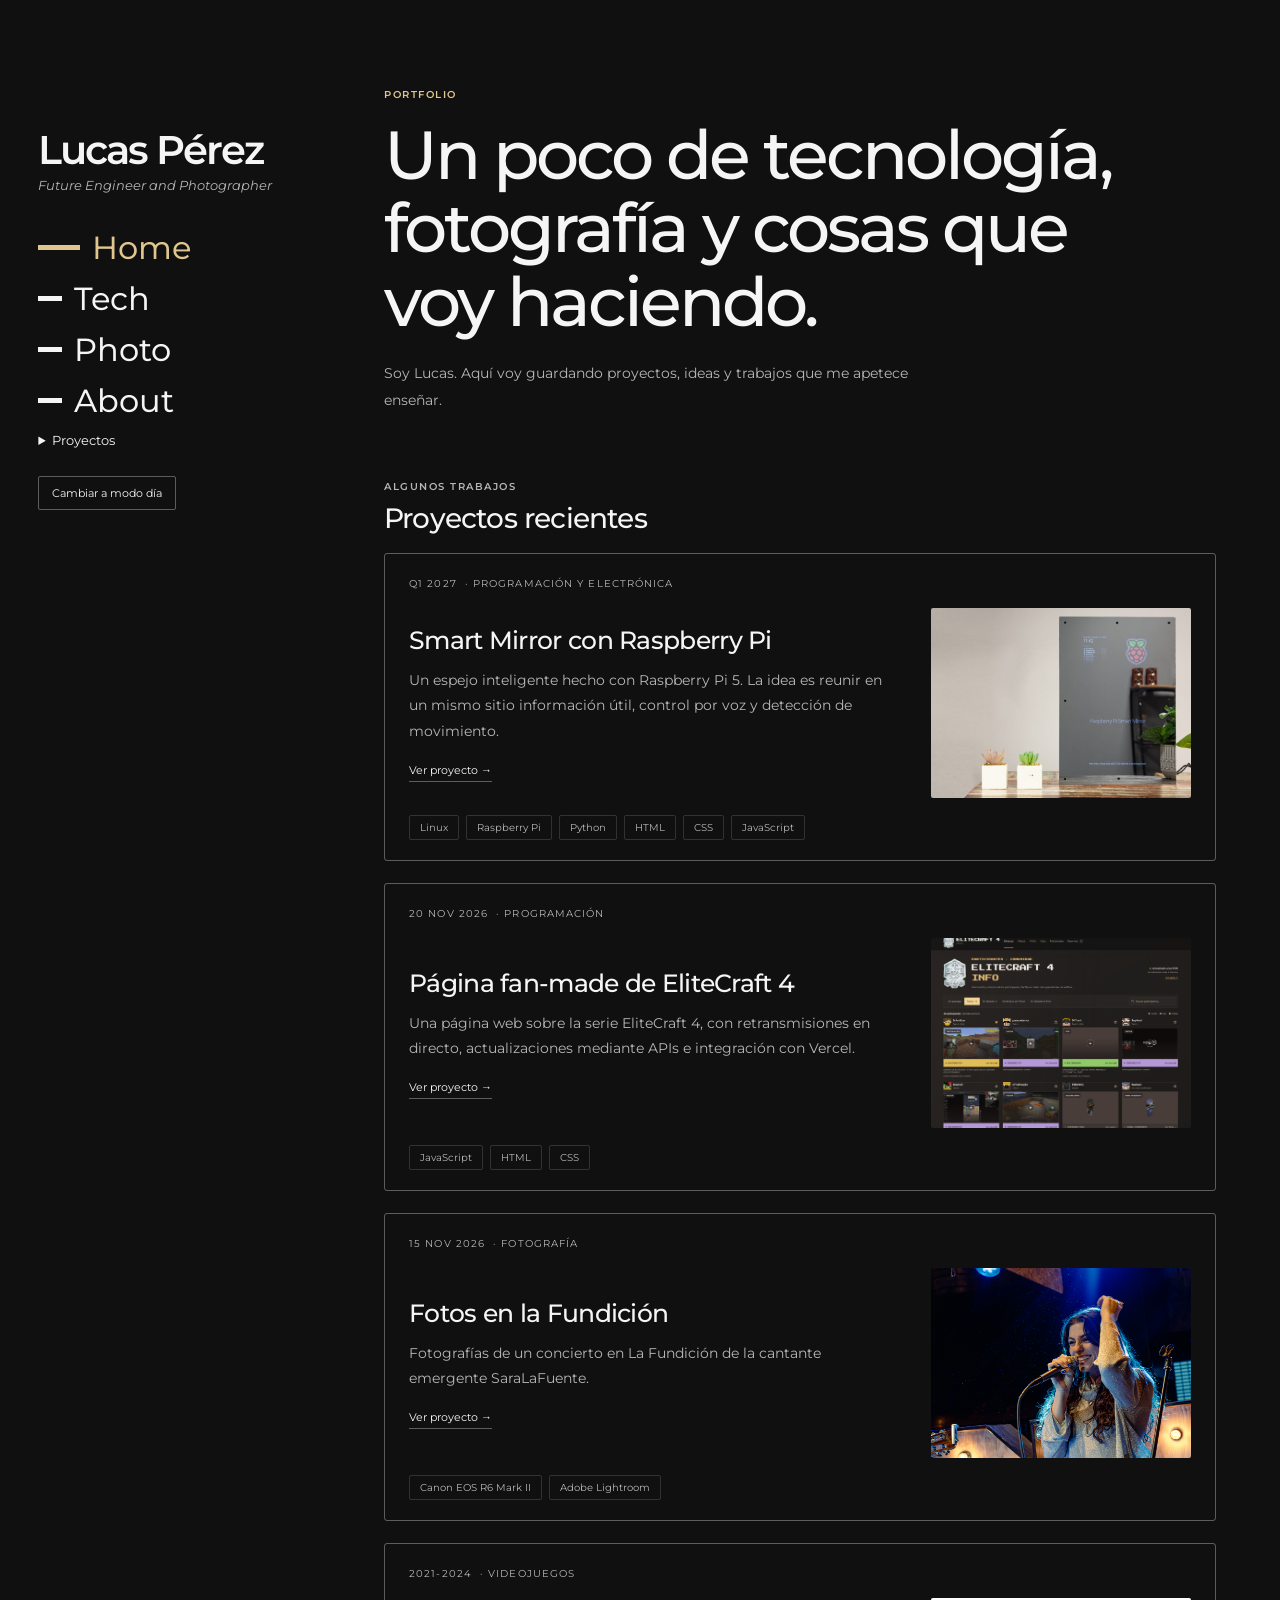
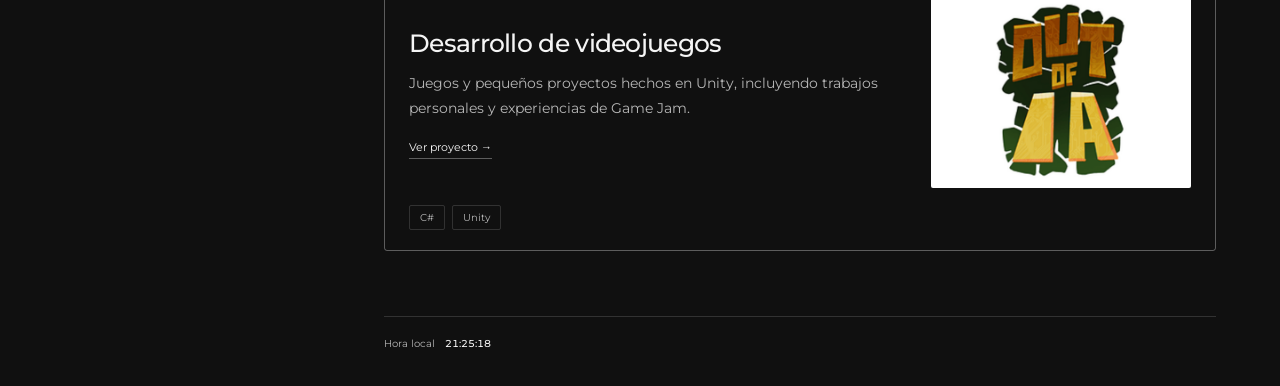
<file: index.html>
<!doctype html>
<html lang="es">
  <head>
    <meta charset="UTF-8" />
    <meta name="viewport" content="width=device-width, initial-scale=1.0" />
    <meta name="color-scheme" content="light dark" />
    <meta name="description" content="Home — Lucas Pérez, Future Engineer and Photographer." />
    <link rel="preload" href="fonts/montserrat.woff2" as="font" type="font/woff2" crossorigin />
    <link rel="preload" href="fonts/montserrat-italic.woff2" as="font" type="font/woff2" crossorigin />
    <link rel="stylesheet" href="style.css" />
    <script src="script.js" defer></script>
    <title>Home | Lucas Pérez</title>
  </head>
  <body>
    <div class="layout">
      <header class="sidebar">
        <div class="nombre">
          <a href="index.html">Lucas Pérez</a>
          <p>Future Engineer and Photographer</p>
        </div>

        <nav aria-label="Navegación principal">
          <ul>
            <li><a href="index.html" class="activo" aria-current="page">Home</a></li>
            <li><a href="tech.html">Tech</a></li>
            <li><a href="photo.html">Photo</a></li>
            <li><a href="about.html">About</a></li>
          </ul>
          <details class="menu-proyectos">
            <summary>Proyectos</summary>
            <div>
              <a href="proyectos/smart-mirror.html">Smart Mirror</a>
              <a href="proyectos/elitecraft.html">EliteCraft 4</a>
              <a href="proyectos/fundicion.html">La Fundición</a>
              <a href="proyectos/videojuegos.html">Videojuegos</a>
            </div>
          </details>
        </nav>

        <button class="cambiar-tema" id="tema" type="button" hidden>Cambiar a modo noche</button>
      </header>

      <main class="contenido" id="contenido">
        <section class="intro">
          <p class="sobrelinea">PORTFOLIO</p>
          <h1>Un poco de tecnología, fotografía y cosas que voy haciendo.</h1>
          <p class="intro-texto">
            Soy Lucas. Aquí voy guardando proyectos, ideas y trabajos que me apetece enseñar.
          </p>
        </section>

        <div class="seccion-titulo">
          <div>
            <p class="sobrelinea">ALGUNOS TRABAJOS</p>
            <h2>Proyectos recientes</h2>
          </div>
        </div>

        <section class="trabajos" aria-label="Proyectos recientes">
          <article class="trabajo">
            <p class="fecha">
              Q1 2027
              <span>· PROGRAMACIÓN Y ELECTRÓNICA</span>
            </p>
            <div class="proyecto">
              <div class="proyecto-texto">
                <h2>Smart Mirror con Raspberry Pi</h2>
                <p>
                  Un espejo inteligente hecho con Raspberry Pi 5. La idea es reunir en un mismo sitio
                  información útil, control por voz y detección de movimiento.
                </p>
                <a href="proyectos/smart-mirror.html" class="enlace verProyecto">
                  Ver proyecto
                  <span aria-hidden="true">→</span>
                </a>
              </div>
              <a
                class="imagen-proyecto"
                href="proyectos/smart-mirror.html"
                aria-label="Abrir Smart Mirror con Raspberry Pi"
              >
                <img
                  src="img/smart-mirror2.jpg"
                  alt="Espejo inteligente encendido junto a dos macetas."
                  loading="lazy"
                />
              </a>
            </div>
            <div class="tecnologias">
              <span>Linux</span>
              <span>Raspberry Pi</span>
              <span>Python</span>
              <span>HTML</span>
              <span>CSS</span>
              <span>JavaScript</span>
            </div>
          </article>
          <article class="trabajo">
            <p class="fecha">
              20 NOV 2026
              <span>· PROGRAMACIÓN</span>
            </p>
            <div class="proyecto">
              <div class="proyecto-texto">
                <h2>Página fan-made de EliteCraft 4</h2>
                <p>
                  Una página web sobre la serie EliteCraft 4, con retransmisiones en directo, actualizaciones
                  mediante APIs e integración con Vercel.
                </p>
                <a href="proyectos/elitecraft.html" class="enlace verProyecto">
                  Ver proyecto
                  <span aria-hidden="true">→</span>
                </a>
              </div>
              <a
                class="imagen-proyecto"
                href="proyectos/elitecraft.html"
                aria-label="Abrir Página fan-made de EliteCraft 4"
              >
                <img
                  src="img/elitecraft.webp"
                  alt="Página de EliteCraft 4 con los directos de la serie."
                  loading="lazy"
                />
              </a>
            </div>
            <div class="tecnologias">
              <span>JavaScript</span>
              <span>HTML</span>
              <span>CSS</span>
            </div>
          </article>
          <article class="trabajo">
            <p class="fecha">
              15 NOV 2026
              <span>· FOTOGRAFÍA</span>
            </p>
            <div class="proyecto">
              <div class="proyecto-texto">
                <h2>Fotos en la Fundición</h2>
                <p>Fotografías de un concierto en La Fundición de la cantante emergente SaraLaFuente.</p>
                <a href="proyectos/fundicion.html" class="enlace verProyecto">
                  Ver proyecto
                  <span aria-hidden="true">→</span>
                </a>
              </div>
              <a
                class="imagen-proyecto"
                href="proyectos/fundicion.html"
                aria-label="Abrir Fotos en la Fundición"
              >
                <img
                  src="img/sesiones/fundicion/01.jpg"
                  alt="SaraLaFuente cantando al micrófono bajo los focos azules de La Fundición."
                  loading="lazy"
                />
              </a>
            </div>
            <div class="tecnologias">
              <span>Canon EOS R6 Mark II</span>
              <span>Adobe Lightroom</span>
            </div>
          </article>
          <article class="trabajo">
            <p class="fecha">
              2021-2024
              <span>· VIDEOJUEGOS</span>
            </p>
            <div class="proyecto">
              <div class="proyecto-texto">
                <h2>Desarrollo de videojuegos</h2>
                <p>
                  Juegos y pequeños proyectos hechos en Unity, incluyendo trabajos personales y experiencias de
                  Game Jam.
                </p>
                <a href="proyectos/videojuegos.html" class="enlace verProyecto">
                  Ver proyecto
                  <span aria-hidden="true">→</span>
                </a>
              </div>
              <a
                class="imagen-proyecto"
                href="proyectos/videojuegos.html"
                aria-label="Abrir Desarrollo de videojuegos"
              >
                <img
                  src="img/videojuegos.webp"
                  alt="Logotipo de uno de mis juegos de Unity."
                  loading="lazy"
                />
              </a>
            </div>
            <div class="tecnologias">
              <span>C#</span>
              <span>Unity</span>
            </div>
          </article>
        </section>

        <footer class="pie">
          <span class="hora" hidden>
            <span>Hora local</span>
            <strong id="reloj"></strong>
          </span>
        </footer>
      </main>
    </div>
  </body>
</html>
</file>
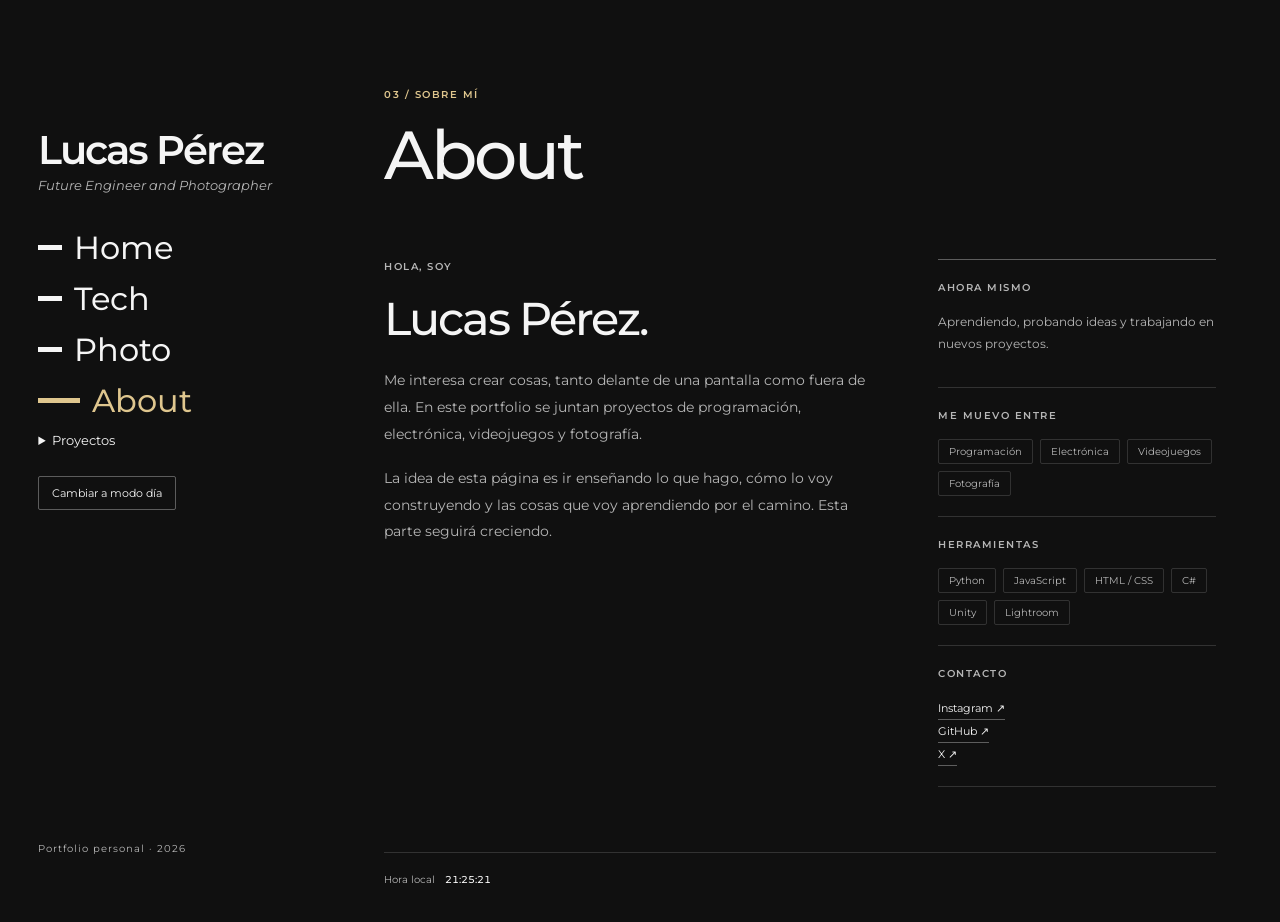
<file: about.html>
<!doctype html>
<html lang="es">
  <head>
    <meta charset="UTF-8" />
    <meta name="viewport" content="width=device-width, initial-scale=1.0" />
    <meta name="color-scheme" content="light dark" />
    <meta name="description" content="About — Lucas Pérez, Future Engineer and Photographer." />
    <link rel="preload" href="fonts/montserrat.woff2" as="font" type="font/woff2" crossorigin />
    <link rel="preload" href="fonts/montserrat-italic.woff2" as="font" type="font/woff2" crossorigin />
    <link rel="stylesheet" href="style.css" />
    <link rel="stylesheet" href="detalles.css" />
    <script src="script.js" defer></script>
    <title>About | Lucas Pérez</title>
  </head>
  <body>
    <div class="layout">
      <header class="sidebar">
        <div class="nombre">
          <a href="index.html">Lucas Pérez</a>
          <p>Future Engineer and Photographer</p>
        </div>

        <nav aria-label="Navegación principal">
          <ul>
            <li><a href="index.html">Home</a></li>
            <li><a href="tech.html">Tech</a></li>
            <li><a href="photo.html">Photo</a></li>
            <li><a href="about.html" class="activo" aria-current="page">About</a></li>
          </ul>
          <details class="menu-proyectos">
            <summary>Proyectos</summary>
            <div>
              <a href="proyectos/smart-mirror.html">Smart Mirror</a>
              <a href="proyectos/elitecraft.html">EliteCraft 4</a>
              <a href="proyectos/fundicion.html">La Fundición</a>
              <a href="proyectos/videojuegos.html">Videojuegos</a>
            </div>
          </details>
        </nav>

        <button class="cambiar-tema" id="tema" type="button" hidden>Cambiar a modo noche</button>
        <p class="sidebar-pie">Portfolio personal · 2026</p>
      </header>

      <main class="contenido" id="contenido">
        <section class="intro intro-corta">
          <p class="sobrelinea">03 / SOBRE MÍ</p>
          <h1>About</h1>
        </section>

        <section class="about-contenido">
          <div class="about-texto">
            <p class="sobrelinea">HOLA, SOY</p>
            <h2>Lucas Pérez.</h2>
            <p>
              Me interesa crear cosas, tanto delante de una pantalla como fuera de ella. En este portfolio se
              juntan proyectos de programación, electrónica, videojuegos y fotografía.
            </p>
            <p>
              La idea de esta página es ir enseñando lo que hago, cómo lo voy construyendo y las cosas que voy
              aprendiendo por el camino. Esta parte seguirá creciendo.
            </p>
          </div>

          <aside class="about-lateral">
            <div class="about-bloque">
              <p class="sobrelinea">AHORA MISMO</p>
              <p>Aprendiendo, probando ideas y trabajando en nuevos proyectos.</p>
            </div>
            <div class="about-bloque">
              <p class="sobrelinea">ME MUEVO ENTRE</p>
              <div class="tecnologias">
                <span>Programación</span>
                <span>Electrónica</span>
                <span>Videojuegos</span>
                <span>Fotografía</span>
              </div>
            </div>
            <div class="about-bloque">
              <p class="sobrelinea">HERRAMIENTAS</p>
              <div class="tecnologias">
                <span>Python</span>
                <span>JavaScript</span>
                <span>HTML / CSS</span>
                <span>C#</span>
                <span>Unity</span>
                <span>Lightroom</span>
              </div>
            </div>
            <div class="about-bloque">
              <p class="sobrelinea">CONTACTO</p>
              <a class="enlace verProyecto" href="https://www.instagram.com/luuchy.perzz/" target="_blank">Instagram <span>↗</span></a>
              <br>
              <a class="enlace verProyecto" href="https://github.com/SoyLuuchy" target="_blank">GitHub <span>↗</span></a>
              <br>
              <a class="enlace verProyecto" href="https://x.com/luuchyperzz" target="_blank">X <span>↗</span></a>
            </div>
          </aside>
        </section>

        <footer class="pie">
          <span class="hora" hidden>
            <span>Hora local</span>
            <strong id="reloj"></strong>
          </span>
        </footer>
      </main>
    </div>
  </body>
</html>
</file>
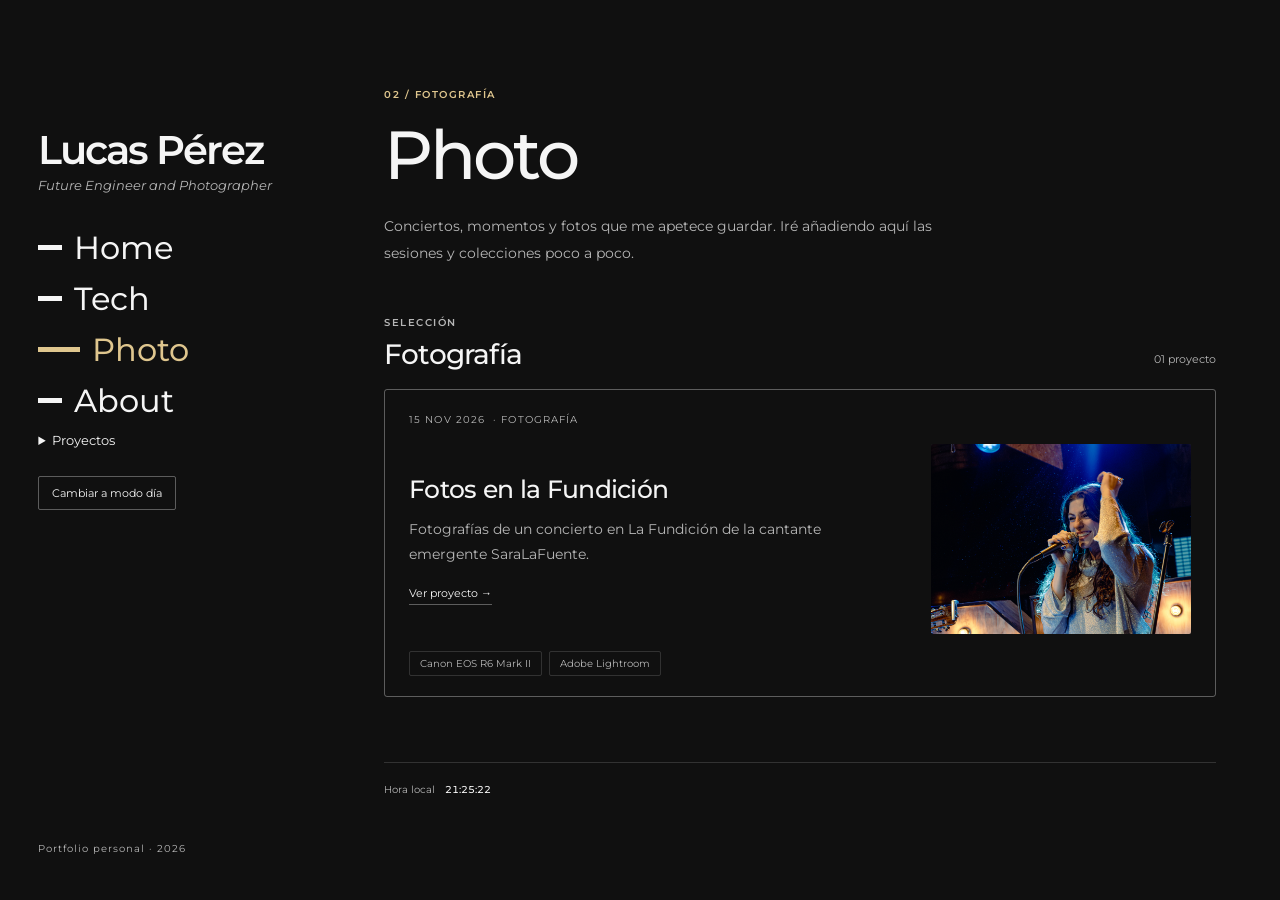
<file: photo.html>
<!doctype html>
<html lang="es">
  <head>
    <meta charset="UTF-8" />
    <meta name="viewport" content="width=device-width, initial-scale=1.0" />
    <meta name="color-scheme" content="light dark" />
    <meta name="description" content="Photo — Lucas Pérez, Future Engineer and Photographer." />
    <link rel="preload" href="fonts/montserrat.woff2" as="font" type="font/woff2" crossorigin />
    <link rel="preload" href="fonts/montserrat-italic.woff2" as="font" type="font/woff2" crossorigin />
    <link rel="stylesheet" href="style.css" />
    <script src="script.js" defer></script>
    <title>Photo | Lucas Pérez</title>
  </head>
  <body>
    <div class="layout">
      <header class="sidebar">
        <div class="nombre">
          <a href="index.html">Lucas Pérez</a>
          <p>Future Engineer and Photographer</p>
        </div>

        <nav aria-label="Navegación principal">
          <ul>
            <li><a href="index.html">Home</a></li>
            <li><a href="tech.html">Tech</a></li>
            <li><a href="photo.html" class="activo" aria-current="page">Photo</a></li>
            <li><a href="about.html">About</a></li>
          </ul>
          <details class="menu-proyectos">
            <summary>Proyectos</summary>
            <div>
              <a href="proyectos/smart-mirror.html">Smart Mirror</a>
              <a href="proyectos/elitecraft.html">EliteCraft 4</a>
              <a href="proyectos/fundicion.html">La Fundición</a>
              <a href="proyectos/videojuegos.html">Videojuegos</a>
            </div>
          </details>
        </nav>

        <button class="cambiar-tema" id="tema" type="button" hidden>Cambiar a modo noche</button>
        <p class="sidebar-pie">Portfolio personal · 2026</p>
      </header>

      <main class="contenido" id="contenido">
        <section class="intro intro-corta">
          <p class="sobrelinea">02 / FOTOGRAFÍA</p>
          <h1>Photo</h1>
          <p class="intro-texto">
            Conciertos, momentos y fotos que me apetece guardar. Iré añadiendo aquí las sesiones y colecciones
            poco a poco.
          </p>
        </section>

        <div class="seccion-titulo">
          <div>
            <p class="sobrelinea">SELECCIÓN</p>
            <h2>Fotografía</h2>
          </div>
          <span class="contador">01 proyecto</span>
        </div>

        <section class="trabajos" aria-label="Proyectos de fotografía">
          <article class="trabajo">
            <p class="fecha">
              15 NOV 2026
              <span>· FOTOGRAFÍA</span>
            </p>
            <div class="proyecto">
              <div class="proyecto-texto">
                <h2>Fotos en la Fundición</h2>
                <p>Fotografías de un concierto en La Fundición de la cantante emergente SaraLaFuente.</p>
                <a href="proyectos/fundicion.html" class="enlace verProyecto">
                  Ver proyecto
                  <span aria-hidden="true">→</span>
                </a>
              </div>
              <a
                class="imagen-proyecto"
                href="proyectos/fundicion.html"
                aria-label="Abrir Fotos en la Fundición"
              >
                <img
                  src="img/sesiones/fundicion/01.jpg"
                  alt="SaraLaFuente cantando al micrófono bajo los focos azules de La Fundición."
                  loading="lazy"
                />
              </a>
            </div>
            <div class="tecnologias">
              <span>Canon EOS R6 Mark II</span>
              <span>Adobe Lightroom</span>
            </div>
          </article>
        </section>

        <footer class="pie">
          <span class="hora" hidden>
            <span>Hora local</span>
            <strong id="reloj"></strong>
          </span>
        </footer>
      </main>
    </div>
  </body>
</html>
</file>
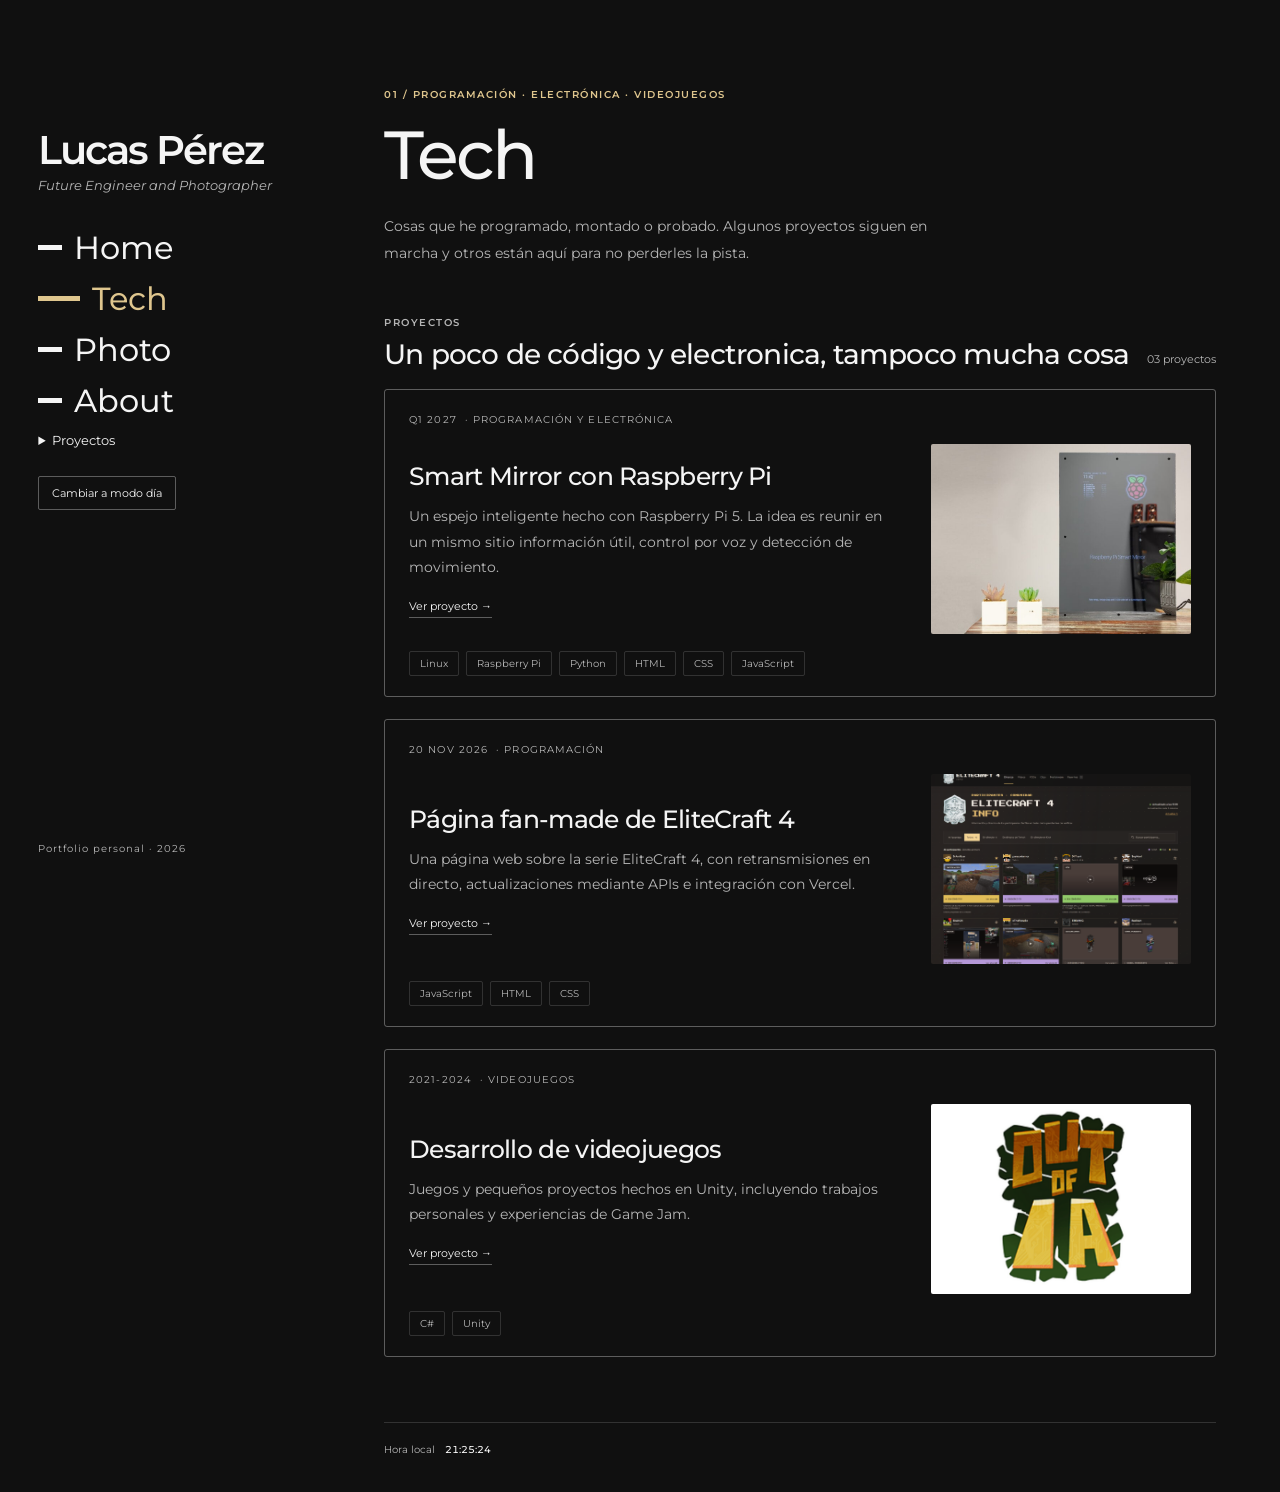
<file: tech.html>
<!doctype html>
<html lang="es">
  <head>
    <meta charset="UTF-8" />
    <meta name="viewport" content="width=device-width, initial-scale=1.0" />
    <meta name="color-scheme" content="light dark" />
    <meta name="description" content="Tech — Lucas Pérez, Future Engineer and Photographer." />
    <link rel="preload" href="fonts/montserrat.woff2" as="font" type="font/woff2" crossorigin />
    <link rel="preload" href="fonts/montserrat-italic.woff2" as="font" type="font/woff2" crossorigin />
    <link rel="stylesheet" href="style.css" />
    <script src="script.js" defer></script>
    <title>Tech | Lucas Pérez</title>
  </head>
  <body>
    <div class="layout">
      <header class="sidebar">
        <div class="nombre">
          <a href="index.html">Lucas Pérez</a>
          <p>Future Engineer and Photographer</p>
        </div>

        <nav aria-label="Navegación principal">
          <ul>
            <li><a href="index.html">Home</a></li>
            <li><a href="tech.html" class="activo" aria-current="page">Tech</a></li>
            <li><a href="photo.html">Photo</a></li>
            <li><a href="about.html">About</a></li>
          </ul>
          <details class="menu-proyectos">
            <summary>Proyectos</summary>
            <div>
              <a href="proyectos/smart-mirror.html">Smart Mirror</a>
              <a href="proyectos/elitecraft.html">EliteCraft 4</a>
              <a href="proyectos/fundicion.html">La Fundición</a>
              <a href="proyectos/videojuegos.html">Videojuegos</a>
            </div>
          </details>
        </nav>

        <button class="cambiar-tema" id="tema" type="button" hidden>Cambiar a modo noche</button>
        <p class="sidebar-pie">Portfolio personal · 2026</p>
      </header>

      <main class="contenido" id="contenido">
        <section class="intro intro-corta">
          <p class="sobrelinea">01 / PROGRAMACIÓN · ELECTRÓNICA · VIDEOJUEGOS</p>
          <h1>Tech</h1>
          <p class="intro-texto">
            Cosas que he programado, montado o probado. Algunos proyectos siguen en marcha y otros están aquí
            para no perderles la pista.
          </p>
        </section>

        <div class="seccion-titulo">
          <div>
            <p class="sobrelinea">PROYECTOS</p>
            <h2>Un poco de código y electronica, tampoco mucha cosa</h2>
          </div>
          <span class="contador">03 proyectos</span>
        </div>

        <section class="trabajos" aria-label="Proyectos de tecnología">
          <article class="trabajo">
            <p class="fecha">
              Q1 2027
              <span>· PROGRAMACIÓN Y ELECTRÓNICA</span>
            </p>
            <div class="proyecto">
              <div class="proyecto-texto">
                <h2>Smart Mirror con Raspberry Pi</h2>
                <p>
                  Un espejo inteligente hecho con Raspberry Pi 5. La idea es reunir en un mismo sitio
                  información útil, control por voz y detección de movimiento.
                </p>
                <a href="proyectos/smart-mirror.html" class="enlace verProyecto">
                  Ver proyecto
                  <span aria-hidden="true">→</span>
                </a>
              </div>
              <a
                class="imagen-proyecto"
                href="proyectos/smart-mirror.html"
                aria-label="Abrir Smart Mirror con Raspberry Pi"
              >
                <img
                  src="img/smart-mirror2.jpg"
                  alt="Espejo inteligente encendido junto a dos macetas."
                  loading="lazy"
                />
              </a>
            </div>
            <div class="tecnologias">
              <span>Linux</span>
              <span>Raspberry Pi</span>
              <span>Python</span>
              <span>HTML</span>
              <span>CSS</span>
              <span>JavaScript</span>
            </div>
          </article>
          <article class="trabajo">
            <p class="fecha">
              20 NOV 2026
              <span>· PROGRAMACIÓN</span>
            </p>
            <div class="proyecto">
              <div class="proyecto-texto">
                <h2>Página fan-made de EliteCraft 4</h2>
                <p>
                  Una página web sobre la serie EliteCraft 4, con retransmisiones en directo, actualizaciones
                  mediante APIs e integración con Vercel.
                </p>
                <a href="proyectos/elitecraft.html" class="enlace verProyecto">
                  Ver proyecto
                  <span aria-hidden="true">→</span>
                </a>
              </div>
              <a
                class="imagen-proyecto"
                href="proyectos/elitecraft.html"
                aria-label="Abrir Página fan-made de EliteCraft 4"
              >
                <img
                  src="img/elitecraft.webp"
                  alt="Página de EliteCraft 4 con los directos de la serie."
                  loading="lazy"
                />
              </a>
            </div>
            <div class="tecnologias">
              <span>JavaScript</span>
              <span>HTML</span>
              <span>CSS</span>
            </div>
          </article>
          <article class="trabajo">
            <p class="fecha">
              2021-2024
              <span>· VIDEOJUEGOS</span>
            </p>
            <div class="proyecto">
              <div class="proyecto-texto">
                <h2>Desarrollo de videojuegos</h2>
                <p>
                  Juegos y pequeños proyectos hechos en Unity, incluyendo trabajos personales y experiencias de
                  Game Jam.
                </p>
                <a href="proyectos/videojuegos.html" class="enlace verProyecto">
                  Ver proyecto
                  <span aria-hidden="true">→</span>
                </a>
              </div>
              <a
                class="imagen-proyecto"
                href="proyectos/videojuegos.html"
                aria-label="Abrir Desarrollo de videojuegos"
              >
                <img
                  src="img/videojuegos.webp"
                  alt="Logotipo de uno de mis juegos de Unity."
                  loading="lazy"
                />
              </a>
            </div>
            <div class="tecnologias">
              <span>C#</span>
              <span>Unity</span>
            </div>
          </article>
        </section>

        <footer class="pie">
          <span class="hora" hidden>
            <span>Hora local</span>
            <strong id="reloj"></strong>
          </span>
        </footer>
      </main>
    </div>
  </body>
</html>
</file>
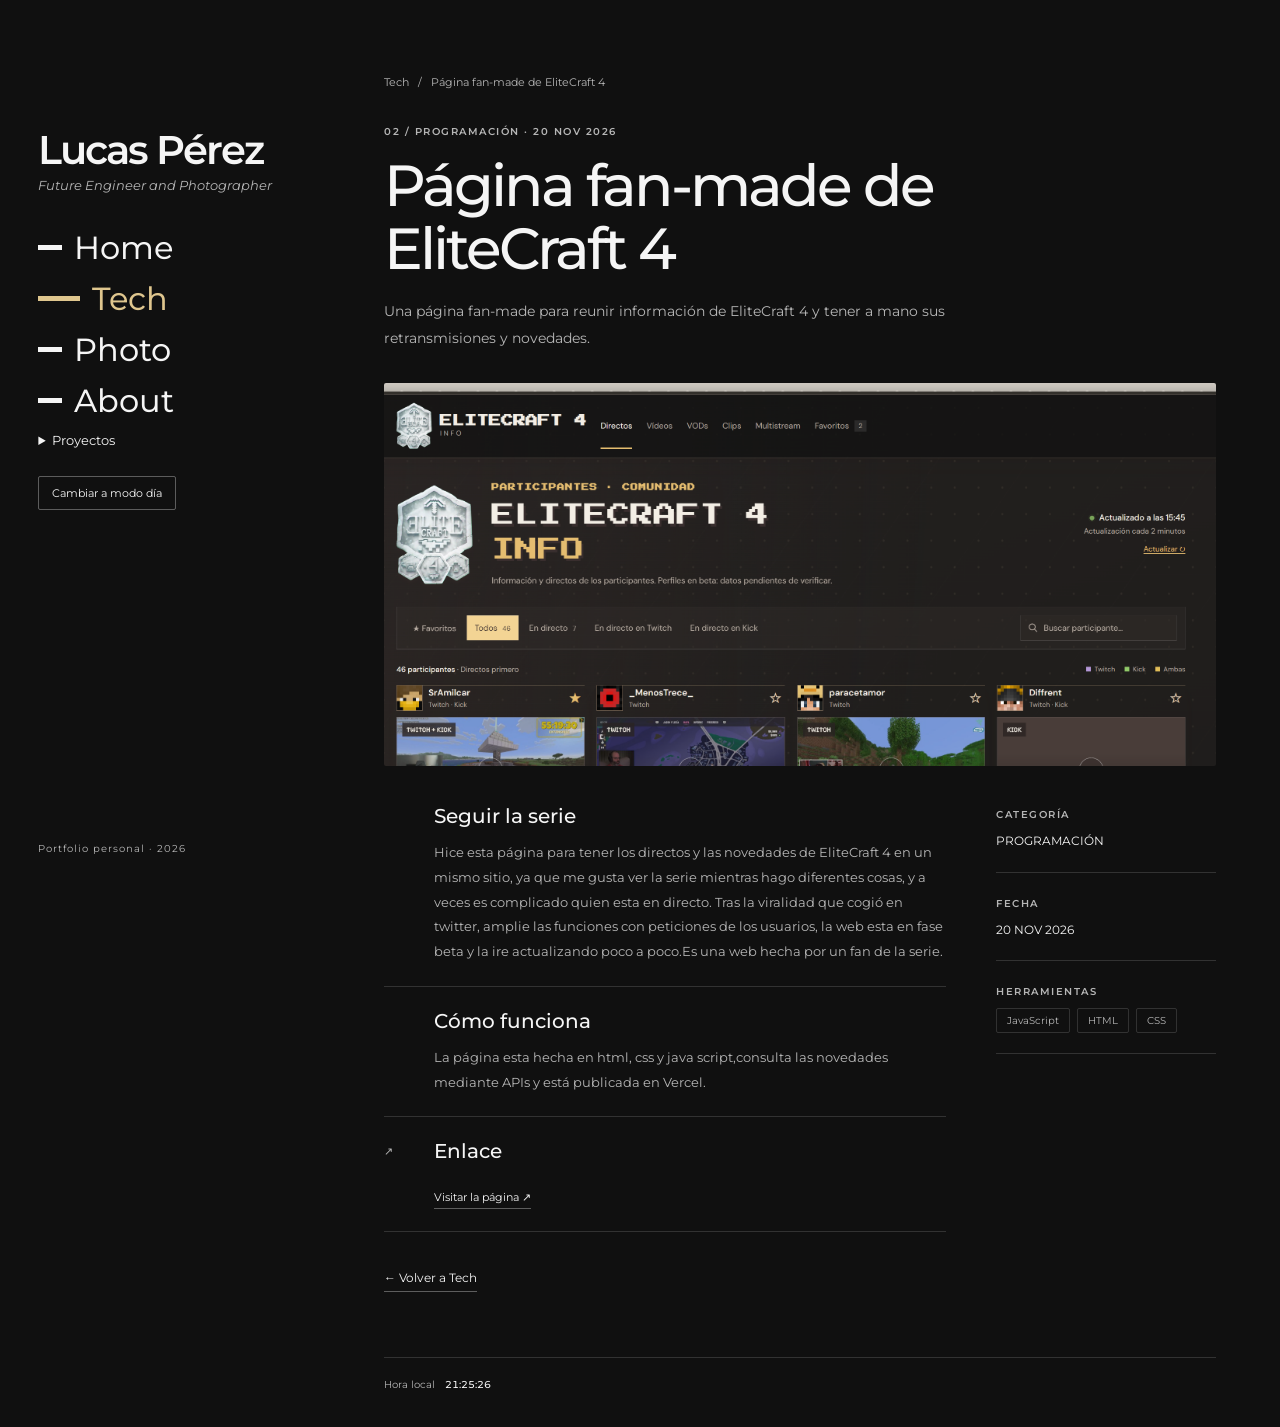
<file: proyectos/elitecraft.html>
<!doctype html>
<html lang="es">
  <head>
    <meta charset="UTF-8" />
    <meta name="viewport" content="width=device-width, initial-scale=1.0" />
    <meta name="color-scheme" content="light dark" />
    <meta
      name="description"
      content="Página fan-made de EliteCraft 4 — Lucas Pérez, Future Engineer and Photographer."
    />
    <link rel="preload" href="../fonts/montserrat.woff2" as="font" type="font/woff2" crossorigin />
    <link rel="preload" href="../fonts/montserrat-italic.woff2" as="font" type="font/woff2" crossorigin />
    <link rel="stylesheet" href="../style.css" />
    <link rel="stylesheet" href="../detalles.css" />
    <script src="../script.js" defer></script>
    <title>Página fan-made de EliteCraft 4 | Lucas Pérez</title>
  </head>
  <body>
    <div class="layout">
      <header class="sidebar">
        <div class="nombre">
          <a href="../index.html">Lucas Pérez</a>
          <p>Future Engineer and Photographer</p>
        </div>

        <nav aria-label="Navegación principal">
          <ul>
            <li><a href="../index.html">Home</a></li>
            <li><a href="../tech.html" class="activo" aria-current="location">Tech</a></li>
            <li><a href="../photo.html">Photo</a></li>
            <li><a href="../about.html">About</a></li>
          </ul>
          <details class="menu-proyectos">
            <summary>Proyectos</summary>
            <div>
              <a href="../proyectos/smart-mirror.html">Smart Mirror</a>
              <a href="../proyectos/elitecraft.html">EliteCraft 4</a>
              <a href="../proyectos/fundicion.html">La Fundición</a>
              <a href="../proyectos/videojuegos.html">Videojuegos</a>
            </div>
          </details>
        </nav>

        <button class="cambiar-tema" id="tema" type="button" hidden>Cambiar a modo noche</button>
        <p class="sidebar-pie">Portfolio personal · 2026</p>
      </header>

      <main class="contenido" id="contenido">
        <div class="migas">
          <a href="../tech.html">Tech</a>
          <span>/</span>
          <span>Página fan-made de EliteCraft 4</span>
        </div>

        <section class="detalle">
          <div class="detalle-cabecera">
            <p class="sobrelinea">02 / PROGRAMACIÓN · 20 NOV 2026</p>
            <h1>Página fan-made de EliteCraft 4</h1>
            <p class="detalle-intro">
              Una página fan-made para reunir información de EliteCraft 4 y tener a mano sus retransmisiones y
              novedades.
            </p>
          </div>

          <img class="detalle-portada" src="../img/elitecraft2.png" alt="Cabecera de EliteCraft 4 y listado de retransmisiones." />

          <div class="detalle-columnas">
            <div class="detalle-secciones">
              <section class="detalle-bloque">
                <span class="detalle-numero"></span>
                <div>
                  <h2>Seguir la serie</h2>
                  <p>
                    Hice esta página para tener los directos y las novedades de EliteCraft 4 en un mismo sitio, ya que me gusta ver la serie mientras hago diferentes cosas, y a veces es complicado quien esta en directo.
                    Tras la viralidad que cogió en twitter, amplie las funciones con peticiones de los usuarios, la web esta en fase beta y la ire actualizando poco a poco.Es una web hecha por un fan de la serie.
                  </p>
                </div>
              </section>
              <section class="detalle-bloque">
                <span class="detalle-numero"></span>
                <div>
                  <h2>Cómo funciona</h2>
                  <p>La página esta hecha en html, css y java script,consulta las novedades mediante APIs y está publicada en Vercel.</p>
                </div>
              </section>

              <section class="detalle-bloque detalle-enlace">
                <span class="detalle-numero">↗</span>
                <div>
                  <h2>Enlace</h2>
                  <a
                    class="enlace verProyecto"
                    href="https://elitecraft-4-info.vercel.app/"
                    target="_blank"
                    rel="noopener noreferrer"
                  >
                    Visitar la página
                    <span aria-hidden="true">↗</span>
                  </a>
                </div>
              </section>
            </div>

            <aside class="detalle-lateral">
              <div>
                <p class="sobrelinea">CATEGORÍA</p>
                <p>PROGRAMACIÓN</p>
              </div>
              <div>
                <p class="sobrelinea">FECHA</p>
                <p>20 NOV 2026</p>
              </div>
              <div>
                <p class="sobrelinea">HERRAMIENTAS</p>
                <div class="tecnologias">
                  <span>JavaScript</span>
                  <span>HTML</span>
                  <span>CSS</span>
                </div>
              </div>
            </aside>
          </div>

          <a class="enlace volver" href="../tech.html">← Volver a Tech</a>
        </section>

        <footer class="pie">
          <span class="hora" hidden>
            <span>Hora local</span>
            <strong id="reloj"></strong>
          </span>
        </footer>
      </main>
    </div>
  </body>
</html>
</file>
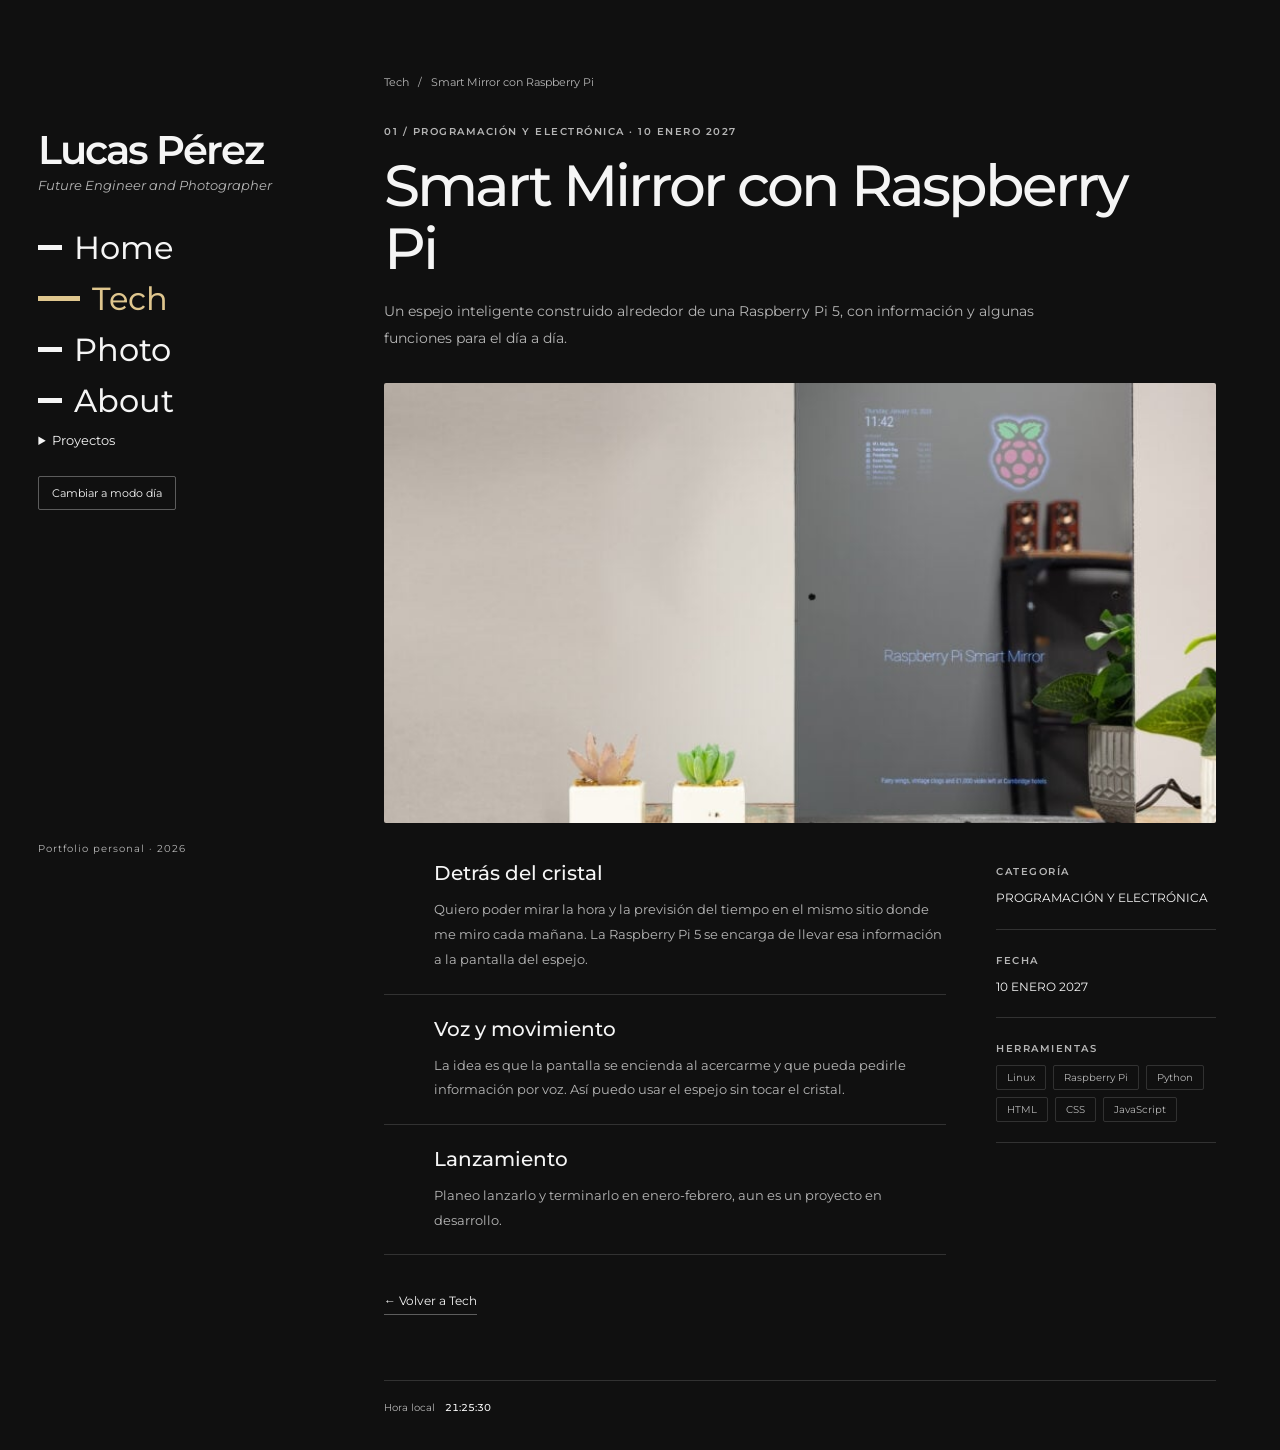
<file: proyectos/smart-mirror.html>
<!doctype html>
<html lang="es">
  <head>
    <meta charset="UTF-8" />
    <meta name="viewport" content="width=device-width, initial-scale=1.0" />
    <meta name="color-scheme" content="light dark" />
    <meta
      name="description"
      content="Smart Mirror con Raspberry Pi — Lucas Pérez, Future Engineer and Photographer."
    />
    <link rel="preload" href="../fonts/montserrat.woff2" as="font" type="font/woff2" crossorigin />
    <link rel="preload" href="../fonts/montserrat-italic.woff2" as="font" type="font/woff2" crossorigin />
    <link rel="stylesheet" href="../style.css" />
    <link rel="stylesheet" href="../detalles.css" />
    <script src="../script.js" defer></script>
    <title>Smart Mirror con Raspberry Pi | Lucas Pérez</title>
  </head>
  <body>
    <div class="layout">
      <header class="sidebar">
        <div class="nombre">
          <a href="../index.html">Lucas Pérez</a>
          <p>Future Engineer and Photographer</p>
        </div>

        <nav aria-label="Navegación principal">
          <ul>
            <li><a href="../index.html">Home</a></li>
            <li><a href="../tech.html" class="activo" aria-current="location">Tech</a></li>
            <li><a href="../photo.html">Photo</a></li>
            <li><a href="../about.html">About</a></li>
          </ul>
          <details class="menu-proyectos">
            <summary>Proyectos</summary>
            <div>
              <a href="../proyectos/smart-mirror.html">Smart Mirror</a>
              <a href="../proyectos/elitecraft.html">EliteCraft 4</a>
              <a href="../proyectos/fundicion.html">La Fundición</a>
              <a href="../proyectos/videojuegos.html">Videojuegos</a>
            </div>
          </details>
        </nav>

        <button class="cambiar-tema" id="tema" type="button" hidden>Cambiar a modo noche</button>
        <p class="sidebar-pie">Portfolio personal · 2026</p>
      </header>

      <main class="contenido" id="contenido">
        <div class="migas">
          <a href="../tech.html">Tech</a>
          <span>/</span>
          <span>Smart Mirror con Raspberry Pi</span>
        </div>

        <section class="detalle">
          <div class="detalle-cabecera">
            <p class="sobrelinea">01 / PROGRAMACIÓN Y ELECTRÓNICA · 10 ENERO 2027</p>
            <h1>Smart Mirror con Raspberry Pi</h1>
            <p class="detalle-intro">
              Un espejo inteligente construido alrededor de una Raspberry Pi 5, con información y algunas
              funciones para el día a día.
            </p>
          </div>

          <img class="detalle-portada" src="../img/smart-mirror2.jpg" alt="Espejo inteligente encendido junto a dos macetas." />

          <div class="detalle-columnas">
            <div class="detalle-secciones">
              <section class="detalle-bloque">
                <span class="detalle-numero"></span>
                <div>
                  <h2>Detrás del cristal</h2>
                  <p>
                    Quiero poder mirar la hora y la previsión del tiempo en el mismo sitio donde me miro cada
                    mañana. La Raspberry Pi 5 se encarga de llevar esa información a la pantalla del espejo.
                  </p>
                </div>
              </section>
              <section class="detalle-bloque">
                <span class="detalle-numero"></span>
                <div>
                  <h2>Voz y movimiento</h2>
                  <p>
                    La idea es que la pantalla se encienda al acercarme y que pueda pedirle información por voz.
                    Así puedo usar el espejo sin tocar el cristal.
                  </p>
                </div>
              </section>
              <section class="detalle-bloque">
                <span class="detalle-numero"></span>
                <div>
                  <h2>Lanzamiento</h2>
                  <p>
                    Planeo lanzarlo y terminarlo en enero-febrero, aun es un proyecto en desarrollo.
                  </p>
                </div>
              </section>
            </div>

            <aside class="detalle-lateral">
              <div>
                <p class="sobrelinea">CATEGORÍA</p>
                <p>PROGRAMACIÓN Y ELECTRÓNICA</p>
              </div>
              <div>
                <p class="sobrelinea">FECHA</p>
                <p>10 ENERO 2027</p>
              </div>
              <div>
                <p class="sobrelinea">HERRAMIENTAS</p>
                <div class="tecnologias">
                  <span>Linux</span>
                  <span>Raspberry Pi</span>
                  <span>Python</span>
                  <span>HTML</span>
                  <span>CSS</span>
                  <span>JavaScript</span>
                </div>
              </div>
            </aside>
          </div>

          <a class="enlace volver" href="../tech.html">← Volver a Tech</a>
        </section>

        <footer class="pie">
          <span class="hora" hidden>
            <span>Hora local</span>
            <strong id="reloj"></strong>
          </span>
        </footer>
      </main>
    </div>
  </body>
</html>
</file>
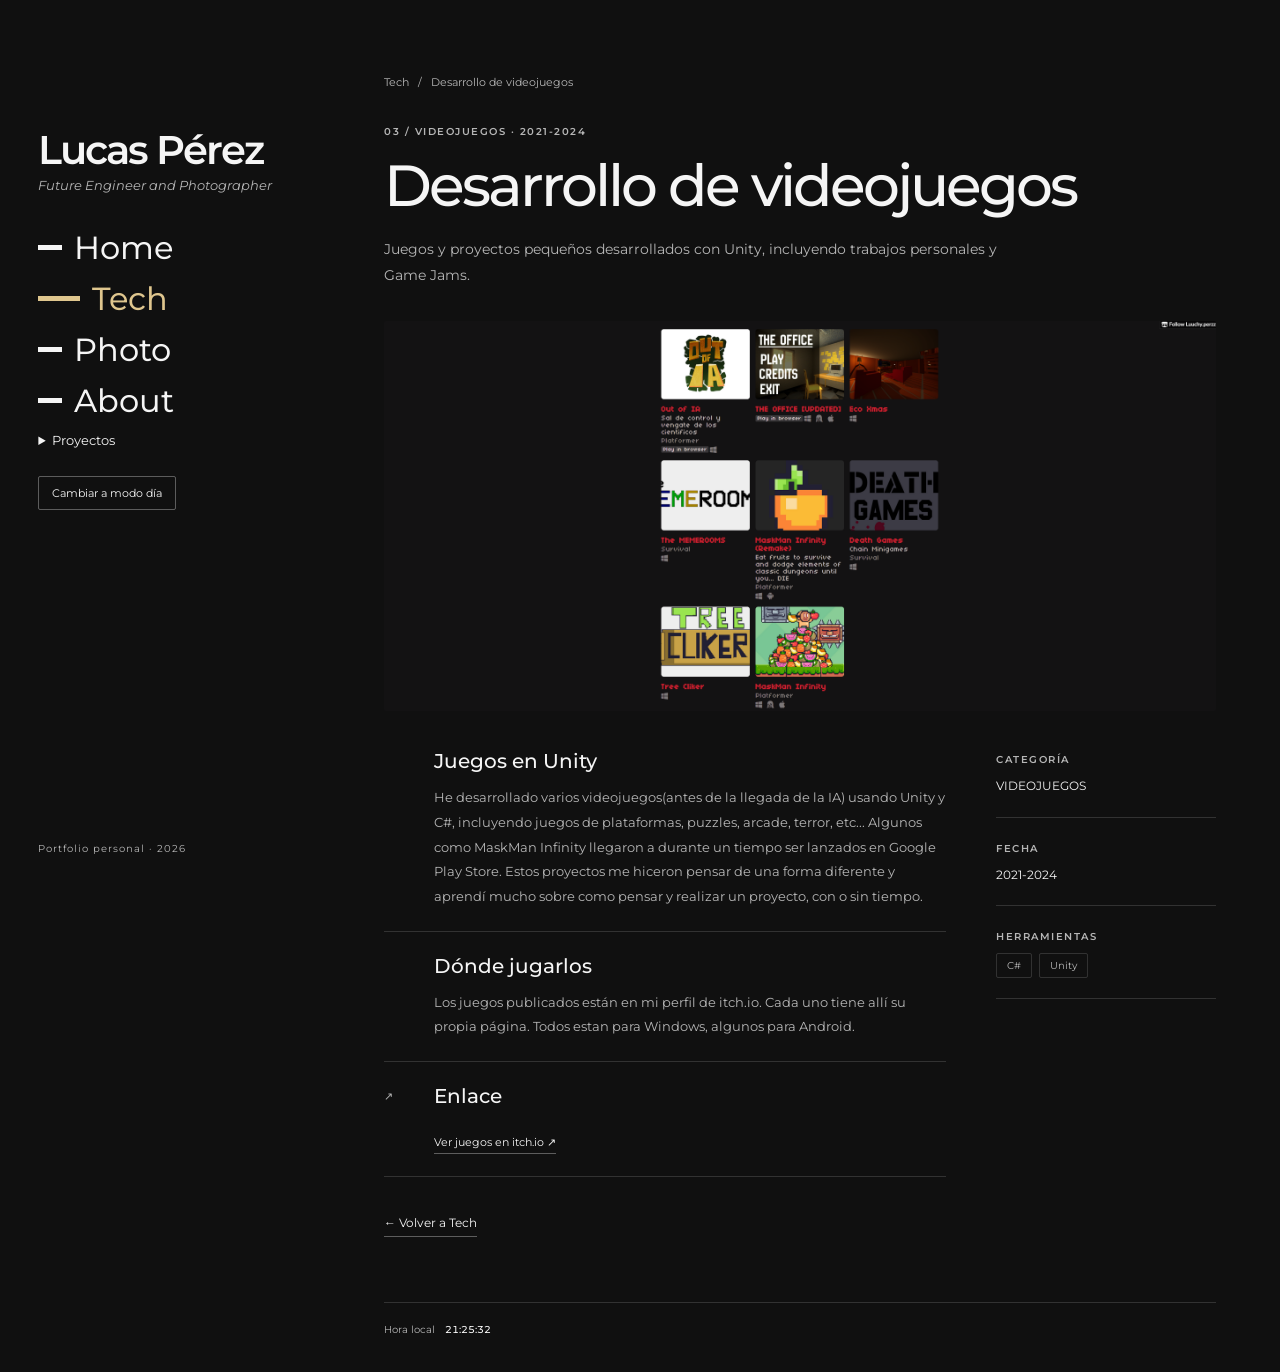
<file: proyectos/videojuegos.html>
<!doctype html>
<html lang="es">
  <head>
    <meta charset="UTF-8" />
    <meta name="viewport" content="width=device-width, initial-scale=1.0" />
    <meta name="color-scheme" content="light dark" />
    <meta
      name="description"
      content="Desarrollo de videojuegos — Lucas Pérez, Future Engineer and Photographer."
    />
    <link rel="preload" href="../fonts/montserrat.woff2" as="font" type="font/woff2" crossorigin />
    <link rel="preload" href="../fonts/montserrat-italic.woff2" as="font" type="font/woff2" crossorigin />
    <link rel="stylesheet" href="../style.css" />
    <link rel="stylesheet" href="../detalles.css" />
    <script src="../script.js" defer></script>
    <title>Desarrollo de videojuegos | Lucas Pérez</title>
  </head>
  <body>
    <div class="layout">
      <header class="sidebar">
        <div class="nombre">
          <a href="../index.html">Lucas Pérez</a>
          <p>Future Engineer and Photographer</p>
        </div>

        <nav aria-label="Navegación principal">
          <ul>
            <li><a href="../index.html">Home</a></li>
            <li><a href="../tech.html" class="activo" aria-current="location">Tech</a></li>
            <li><a href="../photo.html">Photo</a></li>
            <li><a href="../about.html">About</a></li>
          </ul>
          <details class="menu-proyectos">
            <summary>Proyectos</summary>
            <div>
              <a href="../proyectos/smart-mirror.html">Smart Mirror</a>
              <a href="../proyectos/elitecraft.html">EliteCraft 4</a>
              <a href="../proyectos/fundicion.html">La Fundición</a>
              <a href="../proyectos/videojuegos.html">Videojuegos</a>
            </div>
          </details>
        </nav>

        <button class="cambiar-tema" id="tema" type="button" hidden>Cambiar a modo noche</button>
        <p class="sidebar-pie">Portfolio personal · 2026</p>
      </header>

      <main class="contenido" id="contenido">
        <div class="migas">
          <a href="../tech.html">Tech</a>
          <span>/</span>
          <span>Desarrollo de videojuegos</span>
        </div>

        <section class="detalle">
          <div class="detalle-cabecera">
            <p class="sobrelinea">03 / VIDEOJUEGOS · 2021-2024</p>
            <h1>Desarrollo de videojuegos</h1>
            <p class="detalle-intro">
              Juegos y proyectos pequeños desarrollados con Unity, incluyendo trabajos personales y Game Jams.
            </p>
          </div>

          <img class="detalle-portada" src="../img/videojuegos2.png" alt="Perfil de itch.io con los juegos publicados." />

          <div class="detalle-columnas">
            <div class="detalle-secciones">
              <section class="detalle-bloque">
                <span class="detalle-numero"></span>
                <div>
                  <h2>Juegos en Unity</h2>
                  <p>
                    He desarrollado varios videojuegos(antes de la llegada de la IA) usando Unity y C#, incluyendo juegos de plataformas, puzzles, arcade, terror, etc... Algunos como MaskMan Infinity llegaron a durante un tiempo
                    ser lanzados en Google Play Store. Estos proyectos me hiceron pensar de una forma diferente y aprendí mucho sobre como pensar y realizar un proyecto, con o sin tiempo.
                  </p>
                </div>
              </section>
              <section class="detalle-bloque">
                <span class="detalle-numero"></span>
                <div>
                  <h2>Dónde jugarlos</h2>
                  <p>
                    Los juegos publicados están en mi perfil de itch.io. Cada uno tiene allí su propia página. Todos estan para Windows, algunos para Android.
                  </p>
                </div>
              </section>

              <section class="detalle-bloque detalle-enlace">
                <span class="detalle-numero">↗</span>
                <div>
                  <h2>Enlace</h2>
                  <a
                    class="enlace verProyecto"
                    href="https://luuchyperzz.itch.io/"
                    target="_blank"
                    rel="noopener noreferrer"
                  >
                    Ver juegos en itch.io
                    <span aria-hidden="true">↗</span>
                  </a>
                </div>
              </section>
            </div>

            <aside class="detalle-lateral">
              <div>
                <p class="sobrelinea">CATEGORÍA</p>
                <p>VIDEOJUEGOS</p>
              </div>
              <div>
                <p class="sobrelinea">FECHA</p>
                <p>2021-2024</p>
              </div>
              <div>
                <p class="sobrelinea">HERRAMIENTAS</p>
                <div class="tecnologias">
                  <span>C#</span>
                  <span>Unity</span>
                </div>
              </div>
            </aside>
          </div>

          <a class="enlace volver" href="../tech.html">← Volver a Tech</a>
        </section>

        <footer class="pie">
          <span class="hora" hidden>
            <span>Hora local</span>
            <strong id="reloj"></strong>
          </span>
        </footer>
      </main>
    </div>
  </body>
</html>
</file>
<file: style.css>
@font-face {
    font-family: 'Montserrat';
    font-style: italic;
    font-weight: 400;
    font-display: optional;
    src: url(fonts/montserrat-italic.woff2) format('woff2');
}

@font-face {
    font-family: 'Montserrat';
    font-style: normal;
    font-weight: 400 650;
    font-display: optional;
    src: url(fonts/montserrat.woff2) format('woff2');
}

* {
    box-sizing: border-box;
}

:root {
    color-scheme: light;
    --fondo: #ffffff;
    --texto: #111111;
    --oro: #947135;
    --suave: #646464;
    --linea: rgba(0, 0, 0, 0.24);
    --linea-fina: rgba(0, 0, 0, 0.12);
}

[data-tema="noche"] {
    color-scheme: dark;
    --fondo: #101010;
    --texto: #f5f5f5;
    --oro: #dfc68e;
    --suave: #b6b6b6;
    --linea: rgba(255, 255, 255, 0.32);
    --linea-fina: rgba(255, 255, 255, 0.14);
}

html {
    height: 100%;
}

body {
    height: 100%;
    font-family: "Montserrat", sans-serif;
    background: var(--fondo);
    color: var(--texto);
    margin: 0;
    transition: background 0.35s, color 0.35s;
}

a {
    color: inherit;
}

button {
    font: inherit;
}

/* TRANSICIÓN ENTRE PÁGINAS */

@view-transition {
    navigation: auto;
}

::view-transition-old(root) {
    animation: none;
    opacity: 0;
}

::view-transition-new(root) {
    animation: none;
}

::view-transition-group(nav-indicator) {
    animation-duration: 0.45s;
    animation-timing-function: cubic-bezier(0.22, 1, 0.36, 1);
}

/* ESTRUCTURA */

.layout {
    display: grid;
    grid-template-columns: 30% 70%;
    max-width: 1700px;
    min-height: 100%;
    margin: 0 auto;
}

.sidebar {
    position: fixed;
    top: 0;
    width: 30%;
    max-width: 510px;
    overflow-y: auto;
    height: 100%;
    padding: 125px 28px 35px min(3%, 51px);
    display: flex;
    flex-direction: column;
}

.nombre {
    margin-bottom: 35px;
}

.nombre a {
    color: inherit;
    text-decoration: none;
    font-size: 40px;
    font-weight: 600;
    letter-spacing: -2px;
}

.nombre p {
    font-style: italic;
    font-size: 13px;
    margin: 3px 0 0;
    color: var(--suave);
}

nav > ul {
    display: flex;
    flex-direction: column;
    gap: 12px;
    list-style: none;
    padding: 0;
    margin: 0;
}

nav li a {
    display: flex;
    align-items: center;
    gap: 12px;
    width: fit-content;
    color: inherit;
    text-decoration: none;
    font-size: 32px;
    font-weight: 450;
    transition: color 0.2s;
}

nav li a::before {
    content: "";
    width: 24px;
    height: 5px;
    background: currentColor;
    transition: width 0.3s;
}

nav li a:hover {
    color: var(--oro);
}

nav li a.activo {
    color: var(--oro);
}

nav li a:hover::before {
    width: 42px;
}

nav li a.activo::before {
    width: 42px;
}

nav li a.activo::before {
    view-transition-name: nav-indicator;
}

.cambiar-tema {
    width: fit-content;
    margin-top: 28px;
    padding: 9px 13px;
    border: 1px solid var(--linea);
    border-radius: 2px;
    color: inherit;
    background: transparent;
    cursor: pointer;
    font-size: 11px;
    transition: background 0.25s, color 0.25s, border-color 0.25s;
}

.cambiar-tema:hover {
    background: var(--texto);
    color: var(--fondo);
}

.sidebar-pie {
    margin-top: auto;
    color: var(--suave);
    font-size: 10px;
    letter-spacing: 1px;
}

/* Enlaces a las cuatro fichas, dentro del menú principal. */

.menu-proyectos {
    margin-top: 12px;
    font-size: 13px;
}

.menu-proyectos summary {
    cursor: pointer;
}

.menu-proyectos div {
    display: flex;
    flex-direction: column;
    align-items: flex-start;
    gap: 8px;
    margin: 10px 0 0 16px;
}

.menu-proyectos a:hover {
    color: var(--oro);
}

/* Contenido */

#contenido {
    grid-column: 2;
    min-width: 0;
    padding: 75px min(7.14%, 75px) 28px 0;
}

.intro {
    max-width: 800px;
    padding: 12px 0 65px;
}

.intro-corta {
    padding-bottom: 48px;
}

.sobrelinea {
    margin: 0 0 15px;
    color: var(--suave);
    font-size: 10px;
    font-weight: 600;
    letter-spacing: 1.5px;
    line-height: 1.6;
}

.intro h1 {
    max-width: 780px;
    margin: 0;
    font-size: 68px;
    font-weight: 500;
    line-height: 1.08;
    letter-spacing: -3px;
}

.detalle-cabecera h1 {
    max-width: 780px;
    margin: 0;
    font-size: 68px;
    font-weight: 500;
    line-height: 1.08;
    letter-spacing: -3px;
}

.intro-texto {
    max-width: 580px;
    margin: 22px 0 0;
    color: var(--suave);
    font-size: 14px;
    line-height: 1.9;
}

.intro-enlaces {
    display: flex;
    flex-wrap: wrap;
    gap: 25px;
    margin-top: 28px;
}

.enlace {
    color: inherit;
    text-decoration: none;
    font-size: 12px;
    border-bottom: 1px solid var(--linea);
    padding-bottom: 6px;
}

.intro-enlaces a span {
    margin-left: 5px;
}

.seccion-titulo a span {
    margin-left: 5px;
}

.intro > .sobrelinea {
    color: var(--oro);
}

.intro-enlaces a:hover {
    color: var(--oro);
}

.seccion-titulo > a:hover {
    color: var(--oro);
}

.volver:hover {
    color: var(--oro);
}

[hidden] {
    display: none !important;
}

/* TÍTULOS DE SECCIÓN */

.seccion-titulo {
    display: flex;
    align-items: end;
    justify-content: space-between;
    gap: 10px;
    margin-bottom: 18px;
}

.seccion-titulo .sobrelinea {
    margin-bottom: 6px;
}

.seccion-titulo h2 {
    margin: 0;
    font-size: 28px;
    font-weight: 500;
    letter-spacing: -0.8px;
}

.seccion-titulo > a {
    flex-shrink: 0;
    margin-bottom: 4px;
}

.contador {
    color: var(--suave);
    font-size: 11px;
    white-space: nowrap;
    margin-bottom: 5px;
}

/* TARJETAS DE PROYECTOS */

.trabajos {
    display: grid;
    gap: 22px;
}

.trabajo {
    padding: 23px 24px 20px;
    margin: 0;
    border: 1px solid var(--linea);
    border-radius: 3px;
    transition: transform 0.3s, border-color 0.3s;
}

.trabajo:hover {
    transform: translateY(-1px);
    border-color: var(--texto);
}

.fecha {
    display: flex;
    flex-wrap: wrap;
    gap: 8px;
    margin: 0 0 18px;
    color: var(--suave);
    font-size: 10px;
    letter-spacing: 1.1px;
}

.proyecto {
    display: grid;
    grid-template-columns: auto 260px;
    align-items: center;
    gap: 32px;
}

.proyecto h2 {
    display: inline;
    margin: 0;
    font-size: 25px;
    font-weight: 500;
    letter-spacing: -0.7px;
    line-height: 1.4;
    background: linear-gradient(currentColor, currentColor) left bottom / 0% 1px no-repeat;
    transition: background-size 0.4s;
}

.trabajo:hover .proyecto h2 {
    background-size: 100% 1px;
}

.proyecto p {
    margin: 10px 0 15px;
    color: var(--suave);
    font-size: 14px;
    line-height: 1.8;
}

.imagen-proyecto {
    display: block;
    overflow: hidden;
    border-radius: 2px;
    background: var(--linea-fina);
}

.proyecto img {
    display: block;
    width: 100%;
    height: 190px;
    object-fit: cover;
    transition: transform 0.5s;
}

.imagen-proyecto:hover img {
    transform: scale(1.025);
}

.verProyecto {
    display: inline-block;
    padding-bottom: 4px;
    font-size: 11px;
    transition: color 0.2s, border-color 0.2s;
}

.verProyecto:hover {
    color: var(--oro);
    border-color: currentColor;
}

.tecnologias {
    display: flex;
    flex-wrap: wrap;
    gap: 7px;
    margin-top: 17px;
}

.tecnologias span {
    padding: 5px 10px;
    border: 1px solid var(--linea-fina);
    border-radius: 2px;
    color: var(--suave);
    font-size: 10px;
    line-height: 1.3;
}

/* PIE */

.pie {
    display: flex;
    flex-wrap: wrap;
    justify-content: space-between;
    gap: 15px;
    margin-top: 65px;
    padding: 20px 0 8px;
    border-top: 1px solid var(--linea-fina);
    color: var(--suave);
    font-size: 10px;
}

.hora {
    display: flex;
    gap: 10px;
}

.hora strong {
    color: var(--texto);
    font-weight: 500;
    font-variant-numeric: tabular-nums;
}

/* Foco del teclado */

a:focus-visible {
    outline: 2px solid var(--oro);
    outline-offset: 4px;
}

button:focus-visible {
    outline: 2px solid var(--oro);
    outline-offset: 4px;
}

@media (max-width: 1250px) {
    .intro h1 {
        font-size: 56px;
    }

    .nombre a {
        font-size: 34px;
    }

    nav li a {
        font-size: 28px;
    }

    .proyecto h2 {
        font-size: 22px;
    }
}

@media (max-width: 950px) {
    .intro h1 {
        font-size: 42px;
    }

    .nombre a {
        font-size: 30px;
    }

    nav li a {
        font-size: 22px;
    }

    .proyecto h2 {
        font-size: 19px;
    }

    .seccion-titulo h2 {
        font-size: 20px;
    }

    .layout {
        grid-template-columns: 250px auto;
    }

    .sidebar {
        width: 250px;
        padding-left: 30px;
    }

    #contenido {
        padding-right: 28px;
    }

    .proyecto {
        grid-template-columns: auto 200px;
        gap: 22px;
    }
}

@media (max-width: 720px) {
    .layout {
        display: block;
    }

    .sidebar {
        position: static;
        max-width: 100%;
        width: 100%;
        height: auto;
        padding: 28px 24px 20px;
        border-bottom: 1px solid var(--linea-fina);
    }

    .nombre {
        margin-bottom: 20px;
    }

    .nombre a {
        font-size: 31px;
    }

    nav > ul {
        flex-direction: row;
        flex-wrap: wrap;
        gap: 8px 18px;
    }

    nav li a {
        gap: 7px;
        font-size: 17px;
    }

    nav li a::before {
        width: 12px;
        height: 3px;
    }

    nav li a:hover::before {
        width: 20px;
    }

    nav li a.activo::before {
        width: 20px;
    }

    .cambiar-tema {
        margin-top: 18px;
    }

    .sidebar-pie {
        display: none;
    }

    #contenido {
        padding: 38px 24px 24px;
    }

    .intro {
        padding-bottom: 45px;
    }

    .intro-corta {
        padding-bottom: 35px;
    }

    .intro h1 {
        font-size: 38px;
        letter-spacing: -2px;
    }

    .trabajos {
        gap: 16px;
    }

    .trabajo {
        padding: 18px;
    }

    .proyecto {
        grid-template-columns: auto 160px;
        gap: 16px;
    }

    .proyecto img {
        height: 145px;
    }
}

@media (max-width: 480px) {
    #contenido {
        padding: 32px 17px 20px;
    }

    .sidebar {
        padding: 25px 17px 18px;
    }

    .proyecto {
        grid-template-columns: 100%;
    }

    .imagen-proyecto {
        grid-row: 1;
    }

    .proyecto img {
        height: 190px;
    }

    .fecha {
        margin-bottom: 13px;
    }

    .seccion-titulo {
        align-items: start;
    }

    .contador {
        padding-top: 20px;
    }

    .pie {
        margin-top: 45px;
    }
}

@media (prefers-reduced-motion: reduce) {
    @view-transition {
        navigation: none;
    }

    * {
        scroll-behavior: auto !important;
        transition: none !important;
    }

    *::before {
        scroll-behavior: auto !important;
        transition: none !important;
    }

    *::after {
        scroll-behavior: auto !important;
        transition: none !important;
    }
}
</file>
<file: detalles.css>
/* ABOUT */

.about-contenido {
    display: grid;
    grid-template-columns: 60% auto;
    gap: 55px;
    padding-top: 20px;
}

.about-texto h2 {
    margin: 0 0 20px;
    font-size: 46px;
    font-weight: 500;
    letter-spacing: -2px;
}

.about-texto > p:not(.sobrelinea) {
    max-width: 560px;
    margin: 0 0 18px;
    color: var(--suave);
    font-size: 14px;
    line-height: 1.9;
}

.about-lateral {
    border-top: 1px solid var(--linea);
}

.about-bloque {
    padding: 20px 0;
    border-bottom: 1px solid var(--linea-fina);
}

.about-bloque p:not(.sobrelinea) {
    color: var(--suave);
    font-size: 12px;
    line-height: 1.8;
}

.about-bloque .tecnologias {
    margin-top: 10px;
}

/* DETALLE DE PROYECTO */

.migas {
    display: flex;
    flex-wrap: wrap;
    gap: 9px;
    margin: 0 0 35px;
    color: var(--suave);
    font-size: 11px;
}

.migas a {
    color: inherit;
    text-decoration: none;
}

.migas a:hover {
    color: var(--texto);
}

.detalle {
    max-width: 1000px;
}

.detalle-cabecera {
    max-width: 780px;
    margin-bottom: 32px;
}

.detalle-cabecera h1 {
    font-size: 58px;
}

.detalle-intro {
    max-width: 650px;
    margin: 18px 0 0;
    color: var(--suave);
    font-size: 14px;
    line-height: 1.9;
}

.detalle-portada {
    display: block;
    width: 100%;
    max-height: 440px;
    object-fit: cover;
    border-radius: 2px;
    background: var(--linea-fina);
}

.detalle-columnas {
    display: grid;
    grid-template-columns: auto 220px;
    gap: 50px;
    margin-top: 38px;
}

.detalle-bloque {
    display: grid;
    grid-template-columns: 35px auto;
    gap: 15px;
    padding: 22px 0;
    border-bottom: 1px solid var(--linea-fina);
}

.detalle-bloque:first-child {
    padding-top: 0;
}

.detalle-numero {
    color: var(--suave);
    font-size: 11px;
    letter-spacing: 1px;
    padding-top: 5px;
}

.detalle-bloque h2 {
    margin: 0 0 12px;
    font-size: 20px;
    font-weight: 500;
}

.detalle-bloque p {
    margin: 0;
    color: var(--suave);
    font-size: 13px;
    line-height: 1.9;
}

.detalle-enlace .verProyecto {
    margin-top: 15px;
}

.detalle-lateral {
    display: flex;
    flex-direction: column;
    gap: 23px;
    padding-top: 3px;
}

.detalle-lateral > div {
    padding-bottom: 20px;
    border-bottom: 1px solid var(--linea-fina);
}

.detalle-lateral .sobrelinea {
    margin-bottom: 8px;
}

.detalle-lateral p:not(.sobrelinea) {
    margin: 0;
    font-size: 12px;
    line-height: 1.7;
}

.detalle-lateral .tecnologias {
    margin-top: 0;
}

.volver {
    display: inline-block;
    margin-top: 38px;
}

/* Las fotos mantienen su proporción dentro del mismo marco. */

.galeria {
    position: relative;
    background: #151515;
}

.fotos {
    display: flex;
    overflow-x: auto;
    scroll-snap-type: x mandatory;
    scrollbar-width: none;
}

.fotos::-webkit-scrollbar {
    display: none;
}

.fotos img {
    flex: 0 0 100%;
    width: 100%;
    height: 504px;
    object-fit: contain;
    scroll-snap-align: start;
}

.galeria button {
    position: absolute;
    top: 50%;
    transform: translateY(-50%);
    width: 44px;
    height: 44px;
    border: 1px solid #aaa;
    border-radius: 50%;
    background: #191919df;
    color: white;
    font-size: 20px;
    cursor: pointer;
}

.galeria button:hover {
    border-color: var(--oro);
}

.anterior {
    left: 12px;
}

.siguiente {
    right: 12px;
}

.ficha-sesion {
    width: 100%;
    border-collapse: collapse;
    text-align: left;
    font-size: 13px;
}

.ficha-sesion caption {
    padding-bottom: 10px;
    color: var(--oro);
    text-align: left;
    font-weight: 600;
}

.ficha-sesion th {
    padding: 10px 4px;
    border-bottom: 1px solid var(--linea-fina);
    vertical-align: top;
}

.ficha-sesion td {
    padding: 10px 4px;
    border-bottom: 1px solid var(--linea-fina);
    vertical-align: top;
}

.ficha-sesion th {
    font-weight: 500;
}

@media (prefers-reduced-motion: no-preference) {
    .fotos {
        scroll-behavior: smooth;
    }
}

@media (max-height: 750px) {
    .fotos img {
        height: 380px;
    }
}

@media (max-height: 500px) {
    .fotos img {
        height: 280px;
    }
}

@media (max-width: 950px) {
    .detalle-cabecera h1 {
        font-size: 36px;
    }

    .about-texto h2 {
        font-size: 30px;
    }

    .about-contenido {
        gap: 30px;
    }
}

@media (max-width: 720px) {
    .about-contenido {
        grid-template-columns: 100%;
        gap: 28px;
    }

    .detalle-columnas {
        grid-template-columns: 100%;
        gap: 28px;
    }

    .detalle-lateral {
        display: grid;
        grid-template-columns: calc(50% - 14px) auto;
    }

    .detalle-lateral > div:last-child {
        grid-column: 1 / -1;
    }
}

@media (max-width: 480px) {
    .detalle-columnas {
        margin-top: 28px;
    }

    .detalle-lateral {
        grid-template-columns: 100%;
    }

    .detalle-lateral > div:last-child {
        grid-column: auto;
    }
}
</file>
